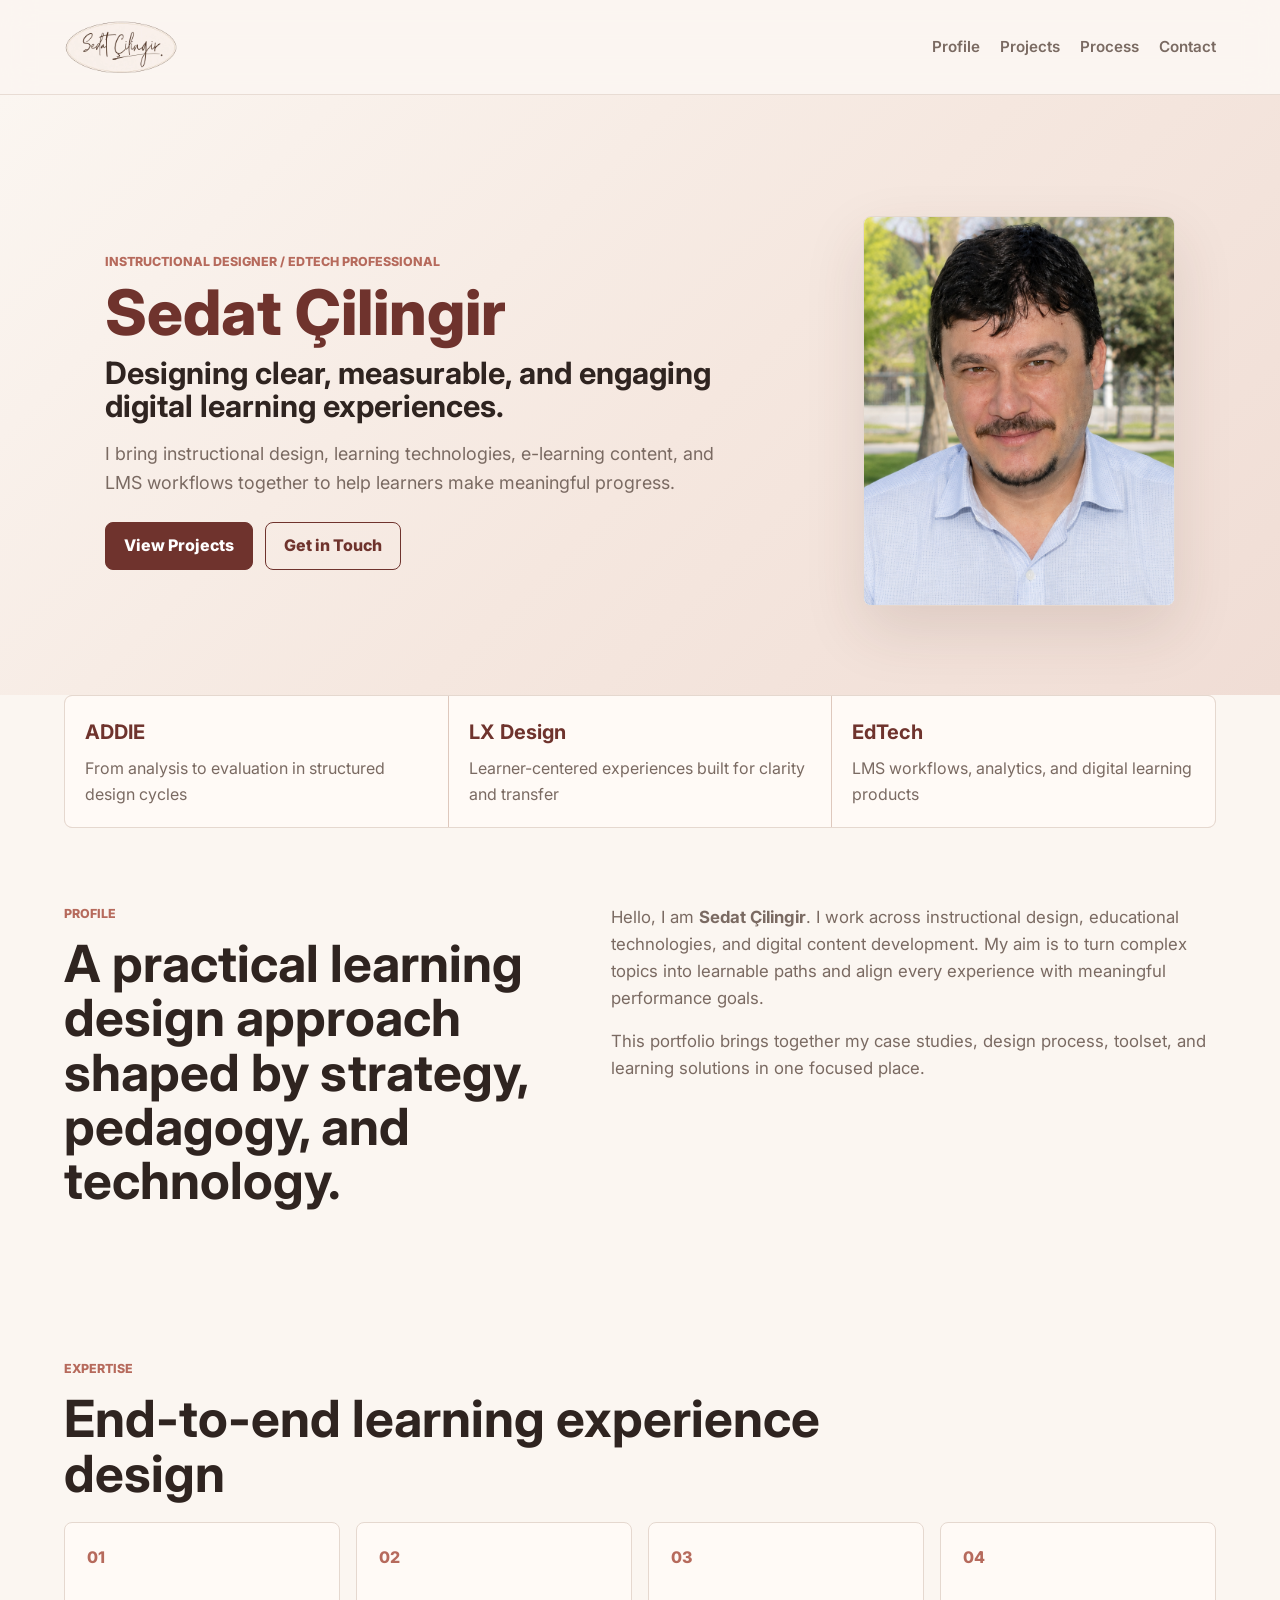
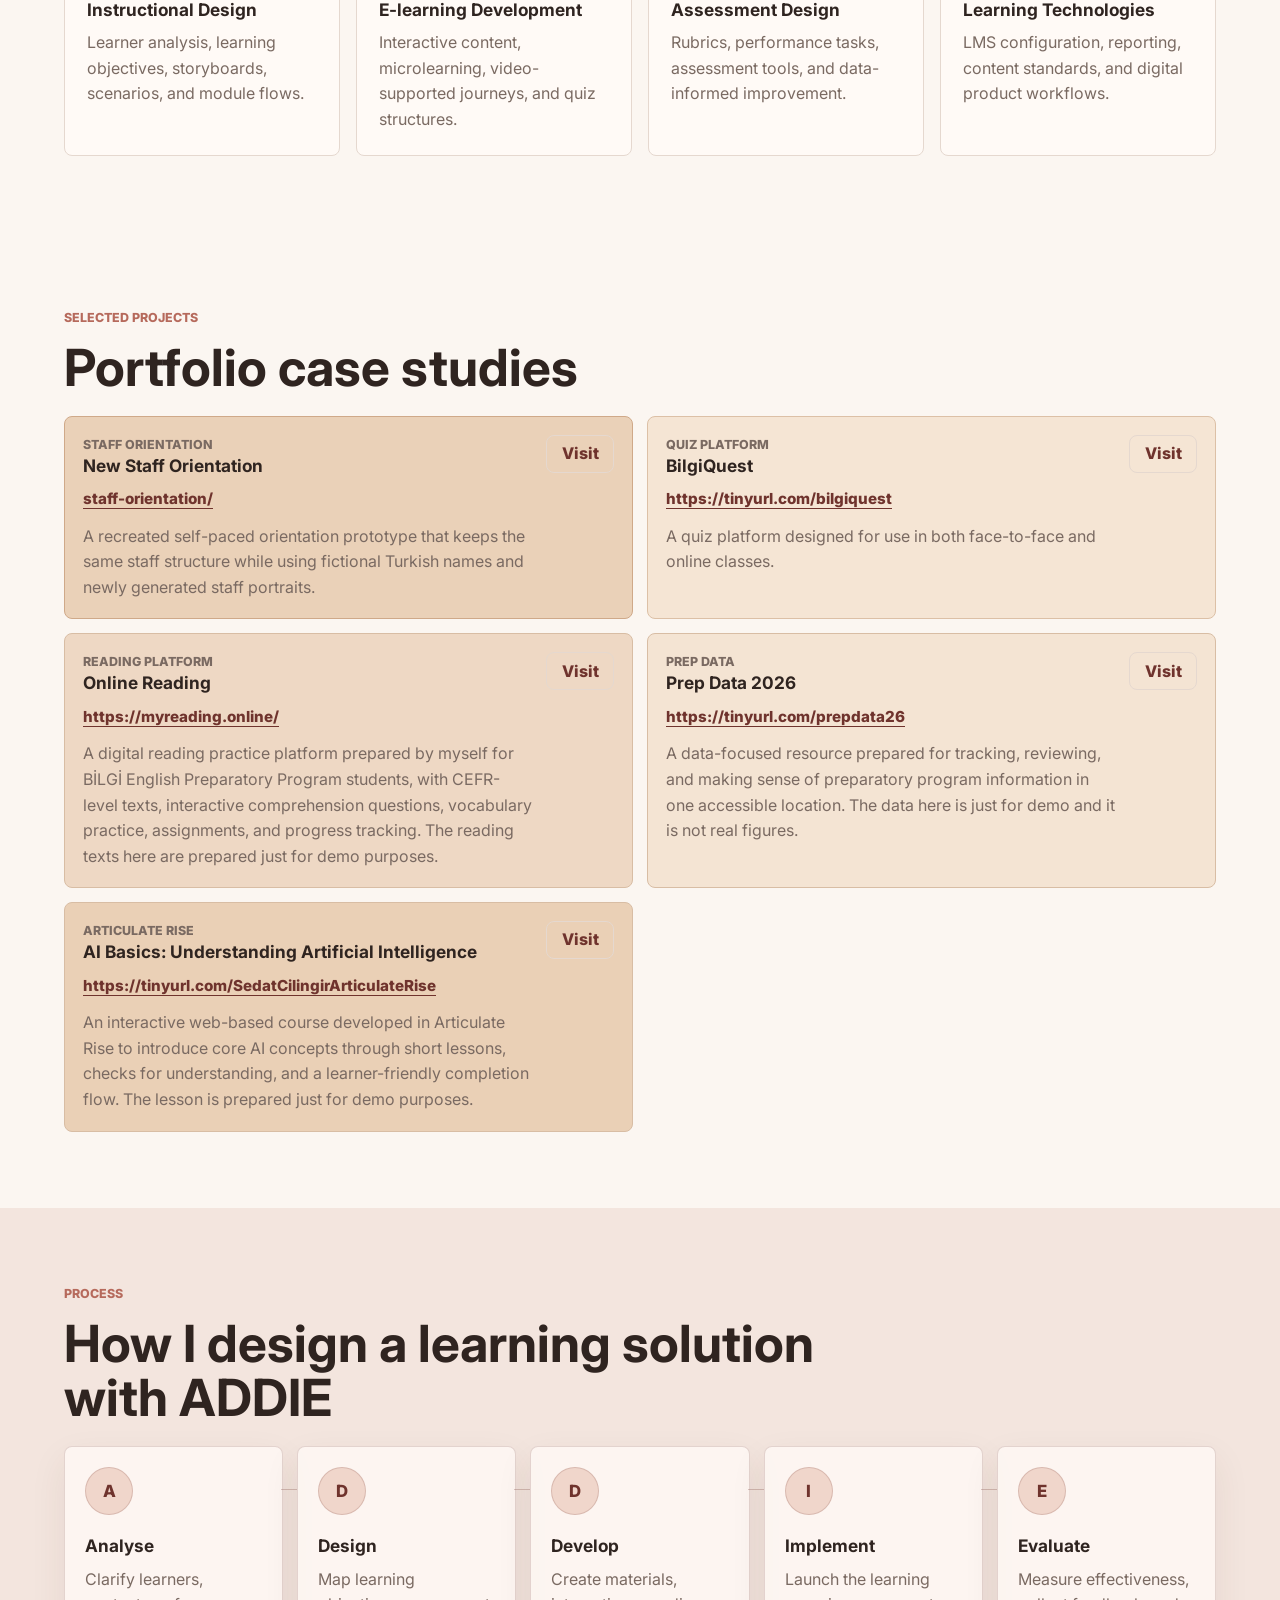
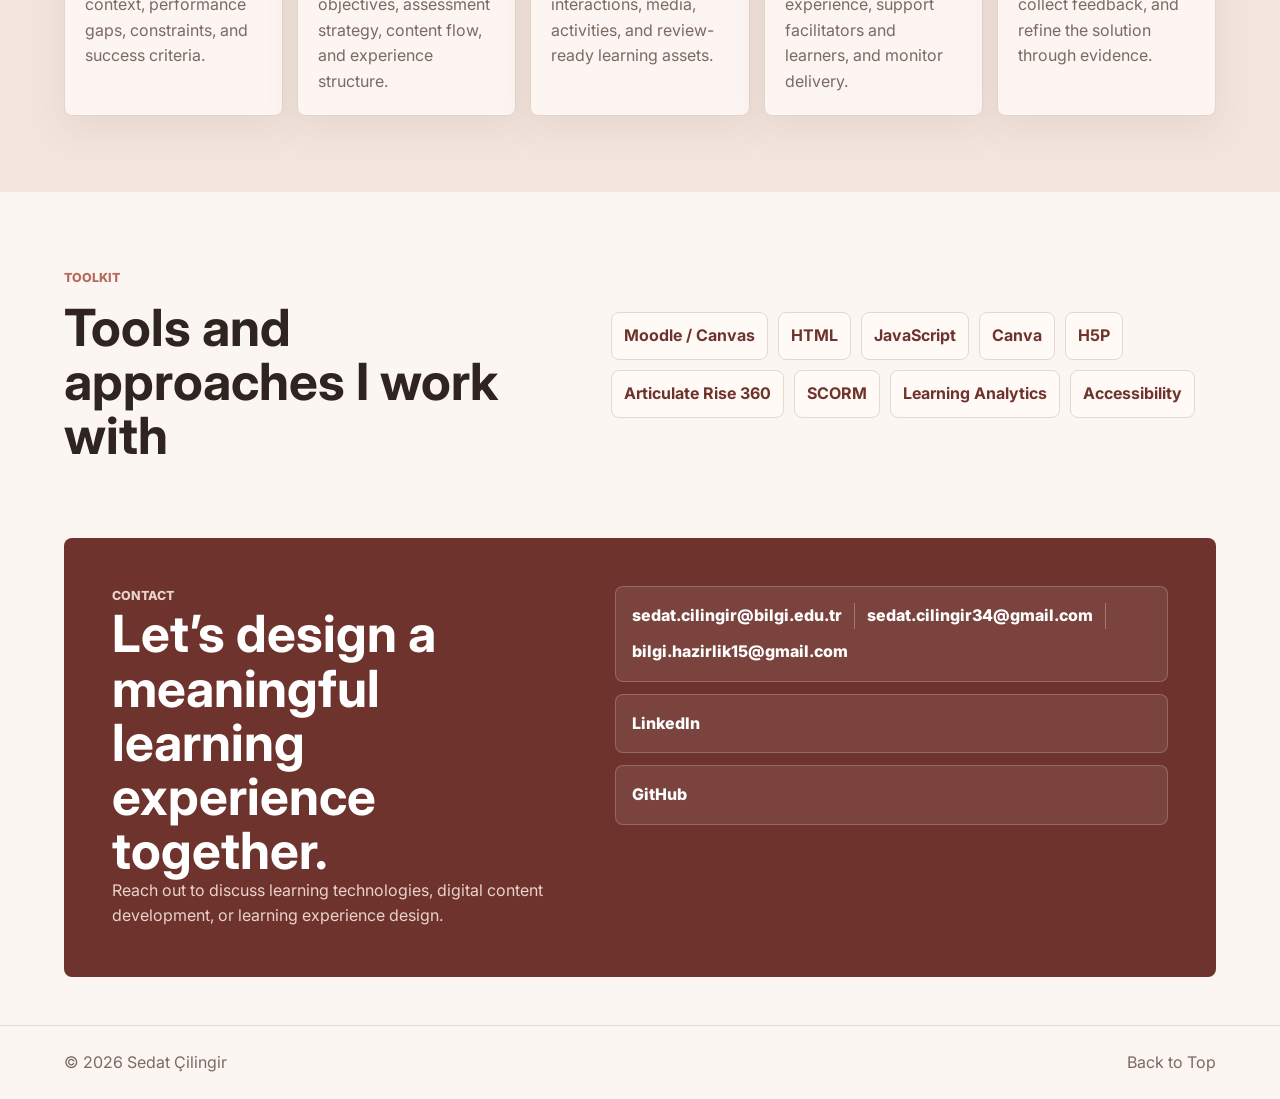
<file: index.html>
<!doctype html>
<html lang="en">
  <head>
    <meta charset="utf-8" />
    <meta name="viewport" content="width=device-width, initial-scale=1" />
    <meta
      name="description"
      content="Sedat Çilingir's instructional design and edtech portfolio."
    />
    <title>Sedat Çilingir | Instructional Design Portfolio</title>
    <link rel="preconnect" href="https://fonts.googleapis.com" />
    <link rel="preconnect" href="https://fonts.gstatic.com" crossorigin />
    <link
      href="https://fonts.googleapis.com/css2?family=Inter:wght@400;500;600;700;800&display=swap"
      rel="stylesheet"
    />
    <link rel="stylesheet" href="styles.css?v=20261107-signature-1" />
  </head>
  <body>
    <header class="site-header">
      <a class="brand" href="https://www.sedatcilingir.online/" aria-label="Sedat Çilingir ana sayfası">
        <img src="assets/signature-oval-v3.webp" alt="Sedat Çilingir signature" />
      </a>
      <nav class="nav-links" aria-label="Main menu">
        <a href="#about">Profile</a>
        <a href="#work">Projects</a>
        <a href="#process">Process</a>
        <a href="#contact">Contact</a>
      </nav>
    </header>

    <main id="top">
      <section class="hero">
        <div class="hero-copy">
          <p class="eyebrow">Instructional Designer / EdTech Professional</p>
          <p class="hero-name">Sedat Çilingir</p>
          <h1>Designing clear, measurable, and engaging digital learning experiences.</h1>
          <p class="hero-intro">
            I bring instructional design, learning technologies, e-learning content,
            and LMS workflows together to help learners make meaningful progress.
          </p>
          <div class="hero-actions">
            <a class="button primary" href="#work">View Projects</a>
            <a class="button secondary" href="#contact">Get in Touch</a>
          </div>
        </div>
        <div class="hero-media portrait" aria-label="Portrait of Sedat Çilingir">
          <img src="assets/sedat-portrait.png" alt="Sedat Çilingir smiling outdoors" />
        </div>
      </section>

      <section class="stats" aria-label="Focus areas">
        <div>
          <strong>ADDIE</strong>
          <span>From analysis to evaluation in structured design cycles</span>
        </div>
        <div>
          <strong>LX Design</strong>
          <span>Learner-centered experiences built for clarity and transfer</span>
        </div>
        <div>
          <strong>EdTech</strong>
          <span>LMS workflows, analytics, and digital learning products</span>
        </div>
      </section>

      <section class="section two-column" id="about">
        <div>
          <p class="eyebrow">Profile</p>
          <h2>A practical learning design approach shaped by strategy, pedagogy, and technology.</h2>
        </div>
        <div class="body-copy">
          <p>
            Hello, I am <strong>Sedat Çilingir</strong>. I work across instructional
            design, educational technologies, and digital content development. My aim
            is to turn complex topics into learnable paths and align every experience
            with meaningful performance goals.
          </p>
          <p>
            This portfolio brings together my case studies, design process, toolset,
            and learning solutions in one focused place.
          </p>
        </div>
      </section>

      <section class="section" id="expertise">
        <div class="section-heading">
          <p class="eyebrow">Expertise</p>
          <h2>End-to-end learning experience design</h2>
        </div>
        <div class="expertise-grid">
          <article class="card">
            <span class="icon">01</span>
            <h3>Instructional Design</h3>
            <p>Learner analysis, learning objectives, storyboards, scenarios, and module flows.</p>
          </article>
          <article class="card">
            <span class="icon">02</span>
            <h3>E-learning Development</h3>
            <p>Interactive content, microlearning, video-supported journeys, and quiz structures.</p>
          </article>
          <article class="card">
            <span class="icon">03</span>
            <h3>Assessment Design</h3>
            <p>Rubrics, performance tasks, assessment tools, and data-informed improvement.</p>
          </article>
          <article class="card">
            <span class="icon">04</span>
            <h3>Learning Technologies</h3>
            <p>LMS configuration, reporting, content standards, and digital product workflows.</p>
          </article>
        </div>
      </section>

      <section class="section" id="work">
        <div class="section-heading">
          <p class="eyebrow">Selected projects</p>
          <h2>Portfolio case studies</h2>
        </div>
        <div class="work-list">
          <article class="work-item work-item--orientation">
            <div>
              <p class="tag">Staff Orientation</p>
              <h3>New Staff Orientation</h3>
              <a class="case-link" href="staff-orientation/" target="_blank" rel="noreferrer">staff-orientation/</a>
              <p>
                A recreated self-paced orientation prototype that keeps the same
                staff structure while using fictional Turkish names and newly
                generated staff portraits.
              </p>
            </div>
            <a href="staff-orientation/" target="_blank" rel="noreferrer" aria-label="Open New Staff Orientation project">Visit</a>
          </article>
          <article class="work-item work-item--quiz">
            <div>
              <p class="tag">Quiz Platform</p>
              <h3>BilgiQuest</h3>
              <a class="case-link" href="https://tinyurl.com/bilgiquest" target="_blank" rel="noreferrer">https://tinyurl.com/bilgiquest</a>
              <p>
                A quiz platform designed for use in both face-to-face and online
                classes.
              </p>
            </div>
            <a href="https://tinyurl.com/bilgiquest" target="_blank" rel="noreferrer" aria-label="Open BilgiQuest project">Visit</a>
          </article>
          <article class="work-item">
            <div>
              <p class="tag">Reading Platform</p>
              <h3>Online Reading</h3>
              <a class="case-link" href="https://myreading.online/" target="_blank" rel="noreferrer">https://myreading.online/</a>
              <p>
                A digital reading practice platform prepared by myself for BİLGİ English Preparatory
                Program students, with CEFR-level texts, interactive comprehension
                questions, vocabulary practice, assignments, and progress tracking. The reading texts here are prepared just for demo purposes.
              </p>
            </div>
            <a href="https://myreading.online/" target="_blank" rel="noreferrer" aria-label="Open Online Reading project">Visit</a>
          </article>
          <article class="work-item">
            <div>
              <p class="tag">Prep Data</p>
              <h3>Prep Data 2026</h3>
              <a class="case-link" href="https://tinyurl.com/prepdata26" target="_blank" rel="noreferrer">https://tinyurl.com/prepdata26</a>
              <p>
                A data-focused resource prepared for tracking, reviewing, and making
                sense of preparatory program information in one accessible location. The data here is just for demo and it is not real figures.
              </p>
            </div>
            <a href="https://tinyurl.com/prepdata26" target="_blank" rel="noreferrer" aria-label="Open Prep Data 2026 project">Visit</a>
          </article>
          <article class="work-item">
            <div>
              <p class="tag">Articulate Rise</p>
              <h3>AI Basics: Understanding Artificial Intelligence</h3>
              <a class="case-link" href="https://tinyurl.com/SedatCilingirArticulateRise" target="_blank" rel="noreferrer">https://tinyurl.com/SedatCilingirArticulateRise</a>
              <p>
                An interactive web-based course developed in Articulate Rise to
                introduce core AI concepts through short lessons, checks for
                understanding, and a learner-friendly completion flow. The lesson is prepared just for demo purposes.
              </p>
            </div>
            <a href="https://tinyurl.com/SedatCilingirArticulateRise" target="_blank" rel="noreferrer" aria-label="Open AI Basics Articulate Rise project">Visit</a>
          </article>
        </div>
      </section>

      <section class="section process" id="process">
        <div class="section-heading">
          <p class="eyebrow">Process</p>
          <h2>How I design a learning solution with ADDIE</h2>
        </div>
        <ol class="process-steps addie-model">
          <li>
            <span>A</span>
            <h3>Analyse</h3>
            <p>Clarify learners, context, performance gaps, constraints, and success criteria.</p>
          </li>
          <li>
            <span>D</span>
            <h3>Design</h3>
            <p>Map learning objectives, assessment strategy, content flow, and experience structure.</p>
          </li>
          <li>
            <span>D</span>
            <h3>Develop</h3>
            <p>Create materials, interactions, media, activities, and review-ready learning assets.</p>
          </li>
          <li>
            <span>I</span>
            <h3>Implement</h3>
            <p>Launch the learning experience, support facilitators and learners, and monitor delivery.</p>
          </li>
          <li>
            <span>E</span>
            <h3>Evaluate</h3>
            <p>Measure effectiveness, collect feedback, and refine the solution through evidence.</p>
          </li>
        </ol>
      </section>

      <section class="section toolkit">
        <div>
          <p class="eyebrow">Toolkit</p>
          <h2>Tools and approaches I work with</h2>
        </div>
        <div class="tool-tags" aria-label="Tools">
          <span>Moodle / Canvas</span>
          <span>HTML</span>
          <span>JavaScript</span>
          <span>Canva</span>
          <span>H5P</span>
          <span>Articulate Rise 360</span>
          <span>SCORM</span>
          <span>Learning Analytics</span>
          <span>Accessibility</span>
        </div>
      </section>

      <section class="contact" id="contact">
        <div>
          <p class="eyebrow">Contact</p>
          <h2>Let’s design a meaningful learning experience together.</h2>
          <p>
            Reach out to discuss learning technologies, digital content development,
            or learning experience design.
          </p>
        </div>
        <div class="contact-links">
          <div class="email-group" aria-label="Email addresses">
            <a href="mailto:sedat.cilingir@bilgi.edu.tr">sedat.cilingir@bilgi.edu.tr</a>
            <span aria-hidden="true"></span>
            <a href="mailto:sedat.cilingir34@gmail.com">sedat.cilingir34@gmail.com</a>
            <span aria-hidden="true"></span>
            <a href="mailto:bilgi.hazirlik15@gmail.com">bilgi.hazirlik15@gmail.com</a>
          </div>
          <a href="https://www.linkedin.com/in/sedat-cilingir-59164b54/" target="_blank" rel="noreferrer">LinkedIn</a>
          <a href="https://github.com/" target="_blank" rel="noreferrer">GitHub</a>
        </div>
      </section>
    </main>

    <footer class="site-footer">
      <span>&copy; <span id="year"></span> Sedat Çilingir</span>
      <a href="#top">Back to Top</a>
    </footer>

    <script src="script.js"></script>
  </body>
</html>
</file>
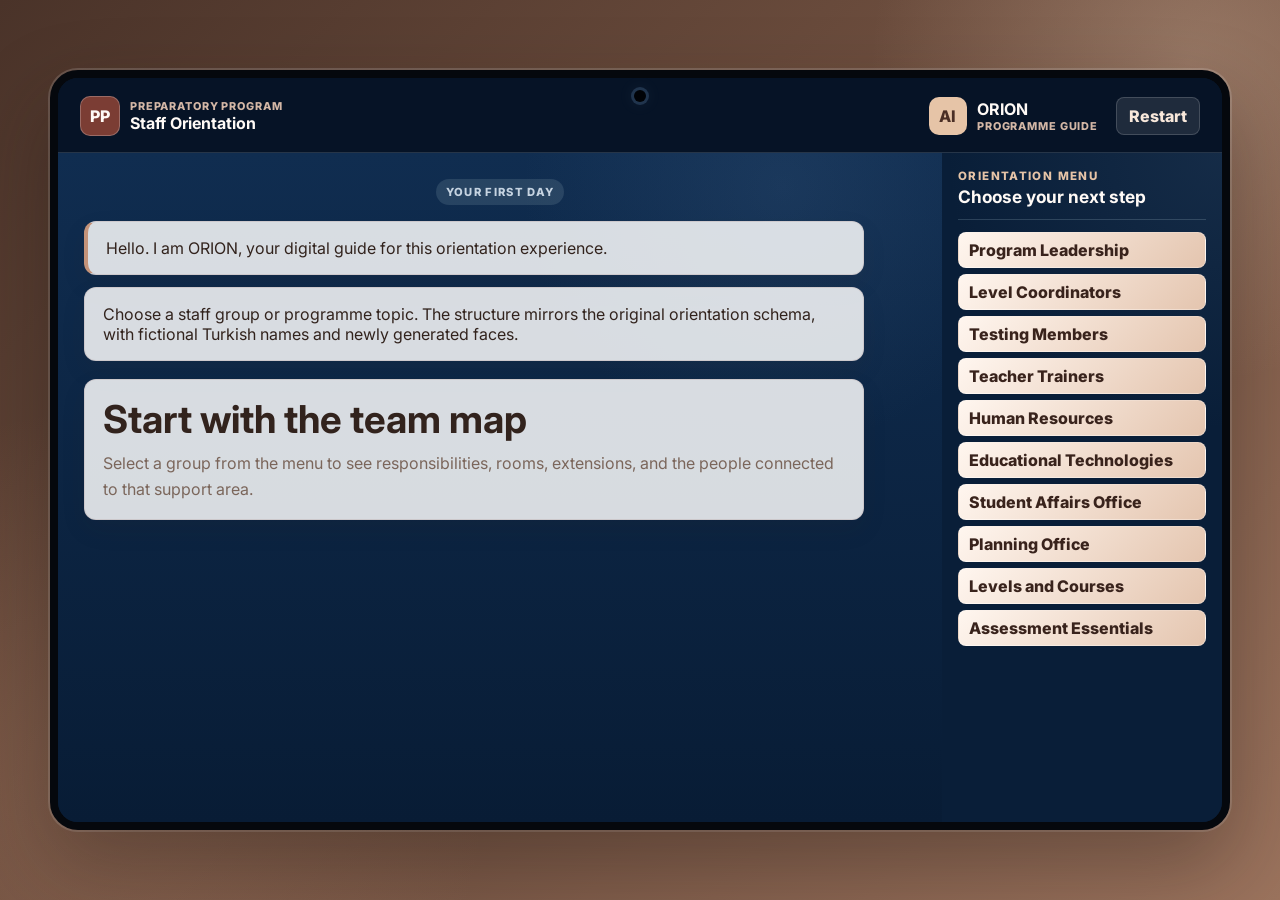
<file: staff-orientation/index.html>
<!doctype html>
<html lang="en">
  <head>
    <meta charset="utf-8" />
    <meta name="viewport" content="width=device-width, initial-scale=1" />
    <meta
      name="description"
      content="A fictionalized new staff orientation demo with the same staff structure and refreshed names and faces."
    />
    <title>New Staff Orientation | Demo</title>
    <link rel="preconnect" href="https://fonts.googleapis.com" />
    <link rel="preconnect" href="https://fonts.gstatic.com" crossorigin />
    <link
      href="https://fonts.googleapis.com/css2?family=Inter:wght@400;600;700;800&display=swap"
      rel="stylesheet"
    />
    <link rel="stylesheet" href="styles.css" />
  </head>
  <body>
    <main class="orientation-shell">
      <section class="experience-panel" aria-label="Interactive orientation">
        <div class="tablet">
          <header class="tablet-top">
            <div class="tablet-brand">
              <span class="brand-mark small">PP</span>
              <div>
                <small>PREPARATORY PROGRAM</small>
                <strong>Staff Orientation</strong>
              </div>
            </div>
            <div class="guide-identity">
              <div class="guide-avatar" aria-hidden="true">AI</div>
              <div>
                <strong>ORION</strong>
                <small>Programme guide</small>
              </div>
            </div>
            <button class="restart-button" type="button" id="restartButton" aria-label="Restart journey">Restart</button>
          </header>

          <div class="tablet-workspace">
            <section class="content-area" aria-live="polite">
              <p class="day-label">YOUR FIRST DAY</p>
              <div class="message accent">
                Hello. I am ORION, your digital guide for this orientation
                experience.
              </div>
              <div class="message">
                Choose a staff group or programme topic. The structure mirrors
                the original orientation schema, with fictional Turkish names
                and newly generated faces.
              </div>
              <div id="detailPanel" class="detail-stack">
                <article class="detail-panel">
                  <h2>Start with the team map</h2>
                  <p>
                    Select a group from the menu to see responsibilities,
                    rooms, extensions, and the people connected to that support
                    area.
                  </p>
                </article>
              </div>
            </section>

            <aside class="action-area">
              <div class="action-heading">
                <small>Orientation Menu</small>
                <strong>Choose your next step</strong>
              </div>
              <div class="menu-group">
                <button type="button" data-panel="leadership">Program Leadership</button>
                <button type="button" data-panel="coordinators">Level Coordinators</button>
                <button type="button" data-panel="testing">Testing Members</button>
                <button type="button" data-panel="trainers">Teacher Trainers</button>
                <button type="button" data-panel="humanResources">Human Resources</button>
                <button type="button" data-panel="educationalTechnologies">Educational Technologies</button>
                <button type="button" data-panel="studentAffairs">Student Affairs Office</button>
                <button type="button" data-panel="planning">Planning Office</button>
                <button type="button" data-panel="levels">Levels and Courses</button>
                <button type="button" data-panel="assessment">Assessment Essentials</button>
              </div>
            </aside>
          </div>
        </div>
      </section>
    </main>

    <script src="script.js"></script>
  </body>
</html>
</file>
<file: styles.css>
:root {
  --ink: #2f2420;
  --muted: #7a6a62;
  --paper: #fbf6f1;
  --line: #e5d8cf;
  --teal: #9f5a4b;
  --teal-dark: #6f332d;
  --coral: #b66a5c;
  --gold: #a87a54;
  --white: #ffffff;
  --shadow: 0 24px 60px rgba(76, 45, 36, 0.13);
}

* {
  box-sizing: border-box;
}

html {
  scroll-behavior: smooth;
}

body {
  margin: 0;
  color: var(--ink);
  background: var(--paper);
  font-family: "Inter", Arial, sans-serif;
  line-height: 1.6;
}

a {
  color: inherit;
  text-decoration: none;
}

img {
  display: block;
  max-width: 100%;
}

.site-header {
  position: sticky;
  top: 0;
  z-index: 10;
  display: flex;
  align-items: center;
  justify-content: space-between;
  gap: 24px;
  padding: 18px clamp(20px, 5vw, 72px);
  background: rgba(251, 246, 241, 0.9);
  border-bottom: 1px solid rgba(229, 216, 207, 0.86);
  backdrop-filter: blur(16px);
}

.brand {
  display: inline-flex;
  align-items: center;
  gap: 0;
  white-space: nowrap;
  color: #79533f;
  font: 600 26px/1.15 "Segoe UI Variable", "Segoe UI", system-ui, -apple-system, BlinkMacSystemFont, Arial, sans-serif;
  letter-spacing: -0.6px;
}

.brand img {
  display: block;
  width: auto;
  height: 58px;
  flex: 0 0 auto;
  object-fit: contain;
}

.brand-text {
  letter-spacing: inherit;
}

.nav-links {
  display: flex;
  flex-wrap: wrap;
  gap: 8px 20px;
  color: var(--muted);
  font-size: 0.95rem;
  font-weight: 600;
}

.nav-links a:hover {
  color: var(--teal-dark);
}

.hero {
  display: grid;
  grid-template-columns: minmax(0, 720px) 312px;
  gap: clamp(22px, 3vw, 40px);
  align-items: center;
  justify-content: center;
  min-height: min(600px, calc(100vh - 78px));
  padding: clamp(34px, 5vw, 62px) clamp(20px, 5vw, 72px) 30px;
  background: linear-gradient(135deg, #fbf6f1 0%, #f5e7df 54%, #f0ddd5 100%);
}

.hero-copy {
  max-width: 760px;
}

.eyebrow {
  margin: 0 0 12px;
  color: var(--coral);
  font-size: 0.78rem;
  font-weight: 800;
  letter-spacing: 0;
  text-transform: uppercase;
}

.hero-name {
  margin: 0 0 14px;
  color: var(--teal-dark);
  font-size: clamp(2.17rem, 4.9vw, 4.69rem);
  font-weight: 800;
  line-height: 0.92;
  letter-spacing: 0;
}

h1,
h2,
h3,
p {
  overflow-wrap: anywhere;
}

h1 {
  margin: 0;
  max-width: 680px;
  font-size: clamp(1.32rem, 2.4vw, 2.2rem);
  line-height: 1.08;
  letter-spacing: 0;
}

h2 {
  margin: 0;
  font-size: clamp(2rem, 4vw, 3.4rem);
  line-height: 1.06;
  letter-spacing: 0;
}

h3 {
  margin: 0 0 10px;
  font-size: 1.08rem;
  line-height: 1.25;
}

.hero-intro {
  max-width: 620px;
  margin: 18px 0 0;
  color: var(--muted);
  font-size: 1.12rem;
}

.hero-actions {
  display: flex;
  flex-wrap: wrap;
  gap: 12px;
  margin-top: 24px;
}

.button {
  display: inline-flex;
  align-items: center;
  justify-content: center;
  min-height: 48px;
  padding: 0 18px;
  border: 1px solid var(--teal-dark);
  border-radius: 8px;
  font-weight: 800;
}

.button.primary {
  color: var(--white);
  background: var(--teal-dark);
}

.button.secondary {
  color: var(--teal-dark);
  background: transparent;
}

.hero-media {
  overflow: hidden;
  border: 1px solid var(--line);
  border-radius: 8px;
  background: var(--white);
  box-shadow: var(--shadow);
}

.hero-media.portrait {
  width: min(100%, 312px);
  justify-self: start;
  aspect-ratio: 4 / 5;
}

.hero-media img {
  width: 100%;
  height: 100%;
  min-height: 0;
  object-fit: cover;
}

.hero-media.portrait img {
  object-position: 50% 28%;
}

.stats {
  display: grid;
  grid-template-columns: repeat(3, 1fr);
  gap: 1px;
  margin: 0 clamp(20px, 5vw, 72px);
  overflow: hidden;
  border: 1px solid var(--line);
  border-radius: 8px;
  background: #dec8bd;
}

.stats div {
  min-height: 104px;
  padding: 20px;
  background: #fffaf6;
}

.stats strong {
  display: block;
  margin-bottom: 8px;
  color: var(--teal-dark);
  font-size: 1.25rem;
}

.stats span {
  color: var(--muted);
}

.section {
  padding: clamp(46px, 6vw, 76px) clamp(20px, 5vw, 72px);
}

.two-column,
.toolkit,
.contact {
  display: grid;
  grid-template-columns: minmax(0, 0.9fr) minmax(0, 1.1fr);
  gap: clamp(24px, 4vw, 52px);
  align-items: start;
}

.body-copy {
  color: var(--muted);
  font-size: 1.05rem;
}

.body-copy p:first-child {
  margin-top: 0;
}

.section-heading {
  max-width: 820px;
  margin-bottom: 22px;
}

.expertise-grid {
  display: grid;
  grid-template-columns: repeat(4, 1fr);
  gap: 16px;
}

.card {
  min-height: 205px;
  padding: 22px;
  border: 1px solid var(--line);
  border-radius: 8px;
  background: #fffaf6;
}

.card p,
.work-item p,
.process-steps p,
.contact p {
  margin: 0;
  color: var(--muted);
}

.icon {
  display: inline-flex;
  margin-bottom: 28px;
  color: var(--coral);
  font-weight: 800;
}

.work-list {
  display: grid;
  grid-template-columns: repeat(2, minmax(0, 1fr));
  gap: 14px;
}

.work-item {
  display: grid;
  grid-template-columns: minmax(0, 1fr) auto;
  gap: 14px;
  align-items: start;
  padding: 18px;
  border: 1px solid #d8bda4;
  border-radius: 8px;
  background: #f2dfcc;
}

.work-item--orientation {
  border-color: #cfa989;
  background: #ead1b8;
}

.work-item--quiz {
  border-color: #dcc0a6;
  background: #f5e5d4;
}

.work-item:nth-child(3) {
  background: #eed8c4;
}

.work-item:nth-child(4) {
  background: #f4e4d3;
}

.work-item:nth-child(5) {
  background: #ead0b6;
}

.work-item a {
  display: inline-flex;
  align-items: center;
  justify-content: center;
  min-width: 68px;
  height: 38px;
  color: var(--teal-dark);
  border: 1px solid var(--line);
  border-radius: 8px;
  font-weight: 800;
  justify-self: end;
  align-self: start;
}

.work-item .case-link {
  display: inline-flex;
  justify-content: flex-start;
  width: fit-content;
  min-width: 0;
  height: auto;
  margin: 0 0 12px;
  padding: 0;
  color: var(--teal-dark);
  border: 0;
  border-radius: 0;
  background: transparent;
  justify-self: start;
  font-size: 0.95rem;
  font-weight: 800;
  text-decoration: underline;
  text-underline-offset: 4px;
  overflow-wrap: anywhere;
}

.tag {
  margin: 0 0 8px;
  color: var(--gold);
  font-size: 0.78rem;
  font-weight: 800;
  text-transform: uppercase;
}

.process {
  background: #f3e5de;
}

.process-steps {
  display: grid;
  grid-template-columns: repeat(4, 1fr);
  gap: 16px;
  margin: 0;
  padding: 0;
  list-style: none;
}

.process-steps.addie-model {
  grid-template-columns: repeat(5, 1fr);
  gap: 14px;
  position: relative;
}

.process-steps li {
  position: relative;
  min-height: 190px;
  padding: 20px;
  border: 1px solid rgba(111, 51, 45, 0.18);
  border-radius: 8px;
  background: rgba(255, 250, 246, 0.78);
}

.process-steps.addie-model li {
  min-height: 205px;
  padding: 20px;
  box-shadow: 0 14px 36px rgba(76, 45, 36, 0.08);
}

.process-steps.addie-model li::after {
  position: absolute;
  top: 42px;
  right: -15px;
  width: 16px;
  height: 1px;
  background: rgba(111, 51, 45, 0.26);
  content: "";
}

.process-steps.addie-model li:last-child::after {
  display: none;
}

.process-steps span {
  display: grid;
  width: 42px;
  height: 42px;
  margin-bottom: 24px;
  place-items: center;
  color: var(--white);
  background: var(--teal);
  border-radius: 50%;
  font-weight: 800;
}

.process-steps.addie-model span {
  width: 48px;
  height: 48px;
  margin-bottom: 20px;
  color: var(--teal-dark);
  background: #f0d6cb;
  border: 1px solid rgba(111, 51, 45, 0.18);
  font-size: 1.05rem;
}

.toolkit {
  align-items: center;
}

.tool-tags {
  display: flex;
  flex-wrap: wrap;
  gap: 10px;
}

.tool-tags span {
  padding: 10px 12px;
  border: 1px solid var(--line);
  border-radius: 8px;
  background: #fffaf6;
  color: var(--teal-dark);
  font-weight: 700;
}

.contact {
  margin: 0 clamp(20px, 5vw, 72px) clamp(26px, 4vw, 48px);
  padding: clamp(30px, 4vw, 48px);
  color: var(--white);
  background: var(--teal-dark);
  border-radius: 8px;
}

.contact .eyebrow,
.contact p {
  color: #ead3ca;
}

.contact-links {
  display: grid;
  gap: 12px;
}

.contact-links > a,
.email-group {
  padding: 16px;
  border: 1px solid rgba(255, 255, 255, 0.2);
  border-radius: 8px;
  background: rgba(255, 255, 255, 0.08);
  font-weight: 800;
}

.email-group {
  display: flex;
  flex-wrap: wrap;
  gap: 10px 12px;
  align-items: center;
  overflow-wrap: anywhere;
}

.email-group span {
  width: 1px;
  align-self: stretch;
  min-height: 18px;
  background: rgba(255, 255, 255, 0.28);
}

.site-footer {
  display: flex;
  justify-content: space-between;
  gap: 18px;
  padding: 24px clamp(20px, 5vw, 72px);
  color: var(--muted);
  border-top: 1px solid var(--line);
}

@media (max-width: 980px) {
  .hero,
  .two-column,
  .toolkit,
  .contact {
    grid-template-columns: 1fr;
  }

  .expertise-grid,
  .process-steps {
    grid-template-columns: repeat(2, 1fr);
  }

  .process-steps.addie-model {
    grid-template-columns: repeat(2, 1fr);
  }

  .process-steps.addie-model li::after {
    display: none;
  }
}

@media (max-width: 720px) {
  .brand {
    gap: 0;
    font-size: 21px;
  }

  .brand img {
    width: auto;
    height: 44px;
    flex-basis: auto;
  }

  .site-header {
    position: static;
    align-items: flex-start;
    flex-direction: column;
  }

  .hero {
    min-height: auto;
    padding-top: 34px;
    padding-bottom: 28px;
  }

  .section {
    padding-top: 42px;
    padding-bottom: 42px;
  }

  .stats div,
  .work-item,
  .card,
  .process-steps li {
    padding: 18px;
  }

  .hero-media img {
    min-height: 0;
  }

  .stats,
  .expertise-grid,
  .process-steps {
    grid-template-columns: 1fr;
  }

  .process-steps.addie-model {
    grid-template-columns: 1fr;
  }

  .work-list,
  .work-item {
    grid-template-columns: 1fr;
  }

  .work-item a {
    width: 100%;
  }

  .site-footer {
    flex-direction: column;
  }
}
</file>
<file: staff-orientation/styles.css>
:root {
  --ink: #32231d;
  --muted: #7b665b;
  --paper: #f4e7dc;
  --panel: #fffaf6;
  --line: #e3d0c2;
  --brand: #7b3d34;
  --brand-soft: #c49379;
  --accent: #f0d9c7;
  --dark: #1d1512;
  --shadow: 0 24px 70px rgba(65, 39, 31, 0.18);
}

* {
  box-sizing: border-box;
}

body {
  margin: 0;
  min-height: 100vh;
  color: var(--ink);
  background:
    radial-gradient(circle at 93% 7%, rgba(231, 204, 181, 0.28), transparent 22%),
    radial-gradient(circle at 8% 88%, rgba(186, 139, 112, 0.3), transparent 27%),
    linear-gradient(135deg, #4a3329 0%, #755443 55%, #9b735d 100%);
  font-family: "Inter", Arial, sans-serif;
  overflow: hidden;
}

button {
  font: inherit;
}

.orientation-shell {
  display: grid;
  grid-template-columns: minmax(0, 1fr);
  min-height: 100vh;
}

.brand-mark {
  display: grid;
  flex: none;
  width: 54px;
  height: 54px;
  place-items: center;
  color: #fffaf6;
  background: var(--brand);
  border: 1px solid rgba(255, 255, 255, 0.24);
  border-radius: 12px;
  font-weight: 800;
}

.brand-mark.small {
  width: 40px;
  height: 40px;
  border-radius: 10px;
}

h2,
h3,
p {
  overflow-wrap: anywhere;
}

.experience-panel {
  display: grid;
  place-items: center;
  height: 100vh;
  min-width: 0;
  padding: 24px;
}

.tablet {
  position: relative;
  display: grid;
  grid-template-rows: auto minmax(0, 1fr);
  width: min(1180px, 100%);
  height: min(760px, calc(100vh - 48px));
  max-height: calc(100vh - 48px);
  overflow: hidden;
  background: #08172a;
  border: 8px solid #05080d;
  border-radius: 28px;
  box-shadow:
    0 35px 80px rgba(29, 20, 17, 0.34),
    0 0 0 2px rgba(255, 255, 255, 0.16);
}

.tablet::before {
  position: absolute;
  top: 12px;
  left: 50%;
  z-index: 2;
  width: 12px;
  height: 12px;
  content: "";
  background: #010307;
  border-radius: 999px;
  box-shadow:
    0 0 0 3px #20344d,
    0 0 18px rgba(194, 218, 232, 0.14);
  transform: translateX(-50%);
}

.tablet-top {
  display: flex;
  align-items: center;
  gap: 18px;
  padding: 18px 22px 16px;
  color: #fffaf6;
  background: rgba(7, 20, 38, 0.98);
  border-bottom: 1px solid rgba(182, 203, 225, 0.18);
}

.tablet-brand,
.guide-identity {
  display: flex;
  align-items: center;
  gap: 10px;
}

.tablet-brand small,
.guide-identity small {
  display: block;
  color: #d3b7a6;
  font-size: 0.68rem;
  font-weight: 800;
  letter-spacing: 0.08em;
  text-transform: uppercase;
}

.guide-identity {
  margin-left: auto;
}

.guide-avatar {
  display: grid;
  width: 38px;
  height: 38px;
  place-items: center;
  color: #4a2e25;
  background: #e6c4a7;
  border-radius: 10px;
  font-weight: 800;
}

.restart-button {
  min-height: 38px;
  padding: 0 12px;
  color: #f8e8db;
  cursor: pointer;
  background: rgba(255, 255, 255, 0.1);
  border: 1px solid rgba(255, 255, 255, 0.16);
  border-radius: 8px;
  font-weight: 800;
}

.tablet-workspace {
  display: grid;
  grid-template-columns: minmax(0, 1fr) 280px;
  height: 100%;
  min-height: 0;
  overflow: hidden;
}

.content-area {
  min-height: 0;
  padding: 26px;
  overflow: auto;
  background:
    radial-gradient(circle at 82% 5%, rgba(70, 104, 143, 0.2), transparent 27%),
    linear-gradient(#102d50 0%, #081c35 100%);
  scrollbar-color: #536b86 transparent;
}

.day-label {
  width: fit-content;
  margin: 0 auto 16px;
  padding: 6px 10px;
  color: #c5d3e1;
  background: rgba(214, 232, 239, 0.12);
  border-radius: 999px;
  font-size: 0.7rem;
  font-weight: 800;
  letter-spacing: 0.12em;
}

.message {
  max-width: 780px;
  margin: 0 0 12px;
  padding: 16px 18px;
  background: rgba(255, 255, 255, 0.84);
  border: 1px solid rgba(123, 61, 52, 0.12);
  border-radius: 12px;
  box-shadow: 0 10px 26px rgba(65, 39, 31, 0.08);
}

.message.accent {
  border-left: 4px solid var(--brand-soft);
}

.detail-stack {
  display: grid;
  gap: 14px;
  max-width: 780px;
  margin-top: 18px;
}

.detail-panel {
  padding: 16px 18px;
  background: rgba(255, 255, 255, 0.84);
  border: 1px solid rgba(123, 61, 52, 0.12);
  border-radius: 12px;
  box-shadow: 0 10px 26px rgba(65, 39, 31, 0.08);
}

.detail-panel h2 {
  margin: 0 0 8px;
  font-size: clamp(1.5rem, 3vw, 2.4rem);
}

.detail-panel p {
  margin: 0;
  color: var(--muted);
  line-height: 1.65;
}

.profile-grid {
  display: grid;
  grid-template-columns: repeat(2, minmax(0, 1fr));
  gap: 12px;
  margin-top: 18px;
}

.profile-card {
  display: flex;
  gap: 12px;
  align-items: center;
  min-width: 0;
  padding: 12px;
  color: #fffaf6;
  background: linear-gradient(135deg, #7b3d34, #b68068);
  border-radius: 10px;
}

.face {
  flex: none;
  width: 76px;
  height: 88px;
  background-image: url("../assets/orientation-faces.png");
  background-size: 500% 500%;
  border: 2px solid rgba(255, 255, 255, 0.72);
  border-radius: 10px;
  box-shadow: 0 8px 18px rgba(45, 25, 19, 0.2);
}

.face-1 { background-position: 0% 0%; }
.face-2 { background-position: 25% 0%; }
.face-3 { background-position: 50% 0%; }
.face-4 { background-position: 75% 0%; }
.face-5 { background-position: 100% 0%; }
.face-6 { background-position: 0% 25%; }
.face-7 { background-position: 25% 25%; }
.face-8 { background-position: 50% 25%; }
.face-9 { background-position: 75% 25%; }
.face-10 { background-position: 100% 25%; }
.face-11 { background-position: 0% 50%; }
.face-12 { background-position: 25% 50%; }
.face-13 { background-position: 50% 50%; }
.face-14 { background-position: 75% 50%; }
.face-15 { background-position: 100% 50%; }
.face-16 { background-position: 0% 75%; }
.face-17 { background-position: 25% 75%; }
.face-18 { background-position: 50% 75%; }
.face-19 { background-position: 75% 75%; }
.face-20 { background-position: 100% 75%; }
.face-21 { background-position: 0% 100%; }

.profile-card strong,
.profile-card span {
  display: block;
}

.profile-card strong {
  font-size: 1rem;
  line-height: 1.2;
}

.profile-card small {
  display: block;
  margin: 3px 0 7px;
  opacity: 0.86;
  font-size: 0.78rem;
  font-weight: 800;
}

.profile-card span {
  opacity: 0.82;
  font-size: 0.74rem;
  font-weight: 700;
}

.info-list {
  display: grid;
  gap: 10px;
  margin-top: 18px;
}

.info-card {
  padding: 14px;
  background: rgba(255, 250, 246, 0.78);
  border: 1px solid rgba(123, 61, 52, 0.14);
  border-radius: 10px;
}

.info-card strong {
  display: block;
  margin-bottom: 6px;
  color: var(--brand);
}

.info-card p {
  margin: 0;
  color: var(--muted);
}

.action-area {
  min-height: 0;
  padding: 16px;
  overflow: hidden;
  color: #fffaf6;
  background:
    radial-gradient(circle at 100% 0, rgba(74, 105, 140, 0.18), transparent 38%),
    #091e38;
}

.action-heading {
  display: grid;
  gap: 4px;
  padding-bottom: 12px;
  margin-bottom: 12px;
  border-bottom: 1px solid rgba(194, 218, 232, 0.18);
}

.action-heading small {
  color: #e6c4a7;
  font-size: 0.72rem;
  font-weight: 800;
  letter-spacing: 0.12em;
  text-transform: uppercase;
}

.action-heading strong {
  font-size: 1.08rem;
  line-height: 1.15;
}

.menu-group {
  display: grid;
  gap: 6px;
}

.menu-group button {
  min-height: 36px;
  padding: 7px 10px;
  color: #39231c;
  text-align: left;
  cursor: pointer;
  background: linear-gradient(135deg, #fff6ef, #e4c5af);
  border: 1px solid rgba(255, 255, 255, 0.26);
  border-radius: 8px;
  font-weight: 800;
  transition:
    background-color 0.18s ease,
    transform 0.18s ease,
    box-shadow 0.18s ease;
}

.menu-group button:hover,
.menu-group button.active {
  background: #fffaf6;
  box-shadow: 0 10px 24px rgba(3, 10, 19, 0.18);
  transform: translateX(2px);
}

@media (max-width: 980px) {
  .tablet-workspace {
    grid-template-columns: 1fr;
    grid-template-rows: minmax(0, 1fr) auto;
  }

  .tablet {
    height: calc(100vh - 32px);
    max-height: calc(100vh - 32px);
  }

  .action-area {
    max-height: none;
  }
}

@media (max-width: 640px) {
  .experience-panel {
    padding: 0;
  }

  .tablet {
    height: 100vh;
    max-height: 100vh;
    border: 0;
    border-radius: 0;
  }

  .tablet-top {
    align-items: flex-start;
    flex-direction: column;
  }

  .guide-identity {
    margin-left: 0;
  }

  .profile-grid {
    grid-template-columns: 1fr;
  }
}
</file>
